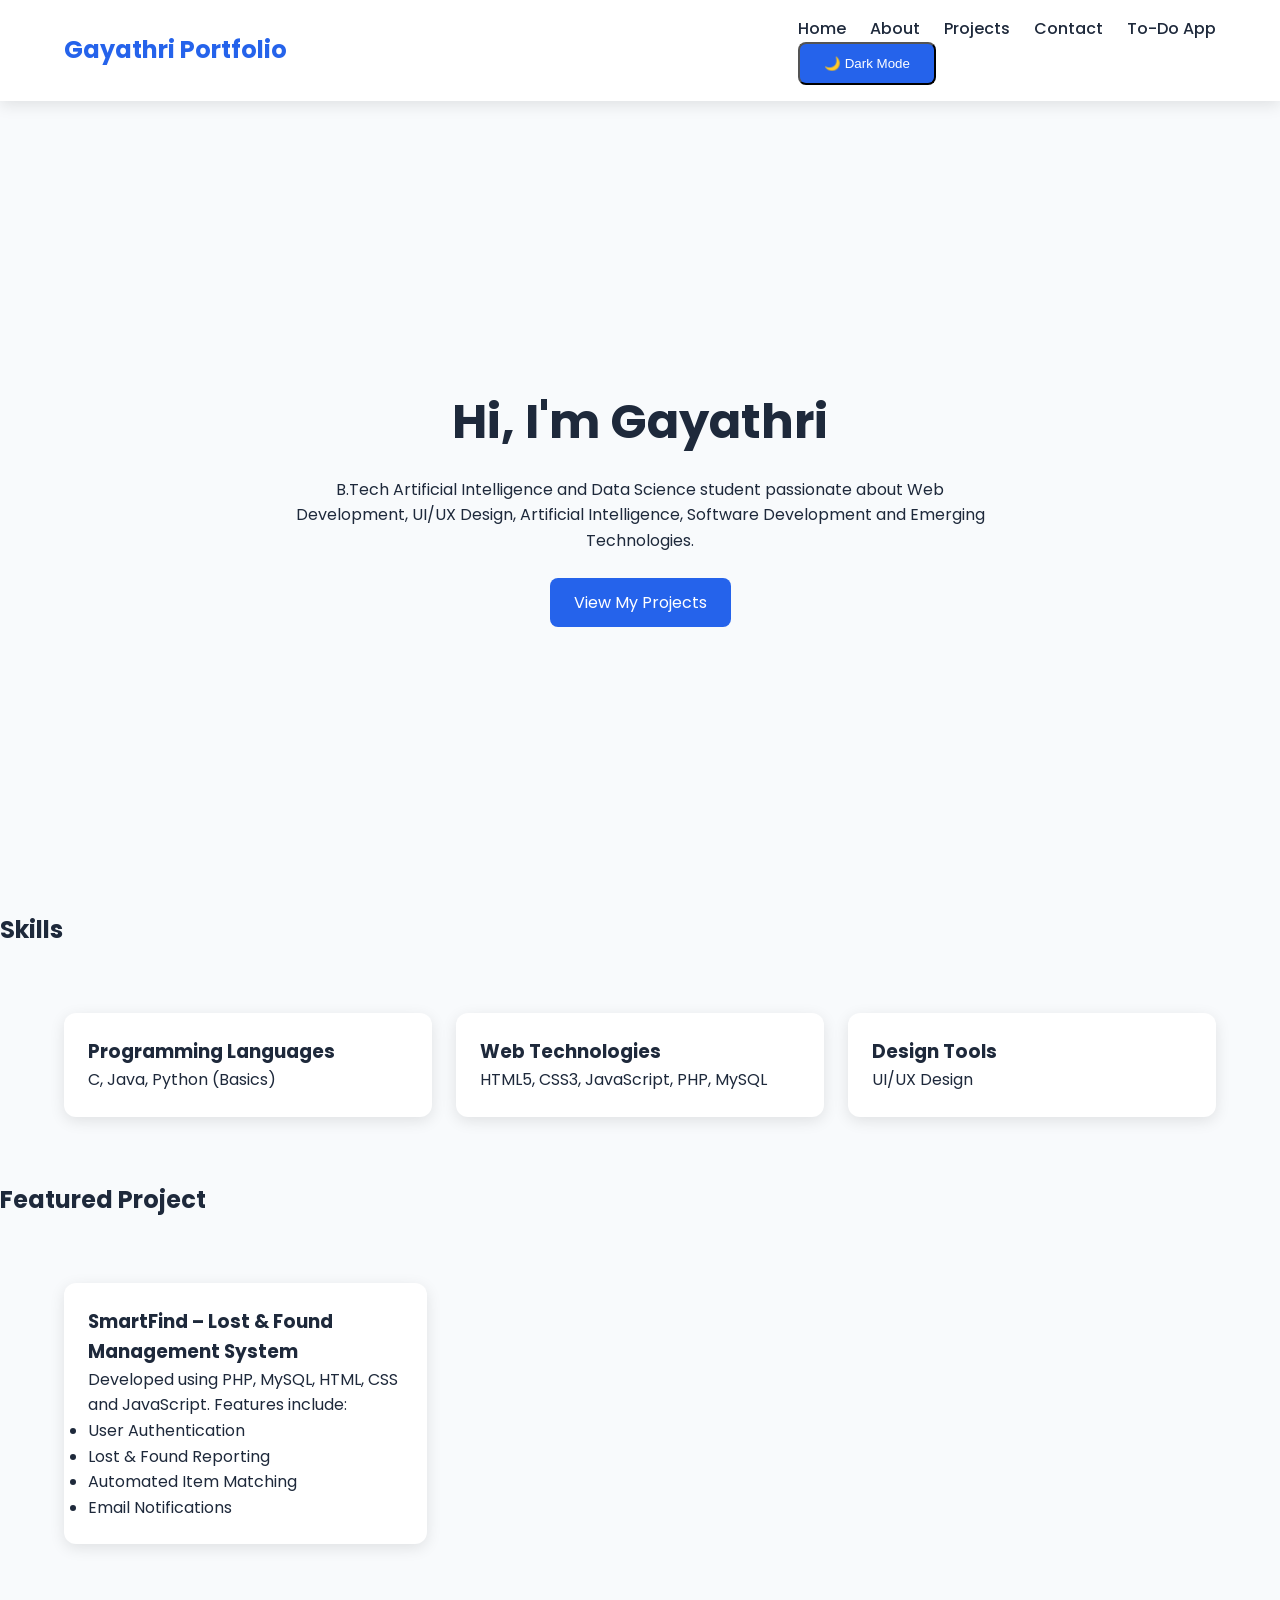
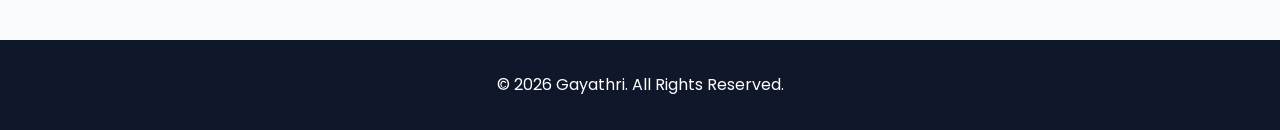
<file: index.html>
<!DOCTYPE html>
<html lang="en">

<head>

    <meta charset="UTF-8">

    <meta name="viewport"
          content="width=device-width, initial-scale=1.0">

    <title>Gayathri | AI & Data Science Portfolio</title>

    <meta name="description"
          content="Gayathri's Portfolio - AI & Data Science Student, Web Developer, UI/UX Designer and Technology Enthusiast.">

    <meta name="keywords"
          content="Gayathri, Portfolio, AI, Data Science, Web Development, UI UX Design">

    <meta name="author"
          content="Gayathri">

    <meta name="robots"
          content="index, follow">

    <link rel="canonical"
          href="https://yourportfolio.com">

    <link rel="stylesheet"
          href="style.css">

    <link rel="icon"
          href="favicon.ico">

    <!-- Open Graph -->

    <meta property="og:title"
          content="Gayathri Portfolio">

    <meta property="og:description"
          content="AI & Data Science Student Portfolio">

    <meta property="og:type"
          content="website">

    <meta property="og:url"
          content="https://yourportfolio.com">

    <!-- Structured Data -->

    <script type="application/ld+json">
    {
        "@context":"https://schema.org",
        "@type":"Person",
        "name":"Gayathri",
        "jobTitle":"AI & Data Science Student",
        "url":"https://yourportfolio.com"
    }
    </script>

</head>

<body>

    <!-- Skip Navigation -->


    <!-- Header -->

    <header role="banner">

        <div class="header-container">

            <h1 class="logo">
                Gayathri Portfolio
            </h1>

            <nav aria-label="Primary Navigation">

                <ul>

                    <li>
                        <a href="index.html"
                           aria-current="page">
                            Home
                        </a>
                    </li>

                    <li>
                        <a href="about.html">
                            About
                        </a>
                    </li>

                    <li>
                        <a href="projects.html">
                            Projects
                        </a>
                    </li>

                    <li>
                        <a href="contact.html">
                            Contact
                        </a>
                    </li>
                    <li><a href="todo.html">To-Do App</a></li>

                </ul>

                <button id="theme-toggle"
                        class="btn">

                    🌙 Dark Mode

                </button>

            </nav>

        </div>

    </header>

    <!-- Main Content -->

    <main id="main-content"
          aria-label="Main Content">

        <!-- Hero Section -->

        <section class="hero"
                 aria-labelledby="hero-heading">

            <h2 id="hero-heading">

                Hi, I'm Gayathri

            </h2>

            <p>

                B.Tech Artificial Intelligence and Data Science student
                passionate about Web Development, UI/UX Design,
                Artificial Intelligence, Software Development
                and Emerging Technologies.

            </p>

            <a href="projects.html"
               class="btn">

                View My Projects

            </a>

        </section>

        <!-- Skills Section -->

        <section aria-labelledby="skills-heading">

            <h2 id="skills-heading">

                Skills

            </h2>

            <div class="skills-grid">

                <article class="card">

                    <h3>
                        Programming Languages
                    </h3>

                    <p>
                        C, Java, Python (Basics)
                    </p>

                </article>

                <article class="card">

                    <h3>
                        Web Technologies
                    </h3>

                    <p>
                        HTML5, CSS3, JavaScript,
                        PHP, MySQL
                    </p>

                </article>

                <article class="card">

                    <h3>
                        Design Tools
                    </h3>

                    <p>
                        UI/UX Design
                    </p>

                </article>

            </div>

        </section>

        <!-- Featured Project -->

        <section aria-labelledby="featured-projects">

            <h2 id="featured-projects">

                Featured Project

            </h2>

            <div class="projects-grid">

                <article class="project-card">

                    <div class="project-content">

                        <h3>

                            SmartFind – Lost & Found
                            Management System

                        </h3>

                        <p>

                            Developed using PHP, MySQL,
                            HTML, CSS and JavaScript.

                            Features include:

                        </p>

                        <ul>

                            <li>
                                User Authentication
                            </li>

                            <li>
                                Lost & Found Reporting
                            </li>

                            <li>
                                Automated Item Matching
                            </li>

                            <li>
                                Email Notifications
                            </li>

                        </ul>

                    </div>

                </article>

            </div>

        </section>

    </main>

    <!-- Footer -->

    <footer>

        <p>

            &copy;
            <span id="year"></span>

            Gayathri.

            All Rights Reserved.

        </p>

    </footer>

    <script src="script.js"></script>

</body>

</html>
</file>
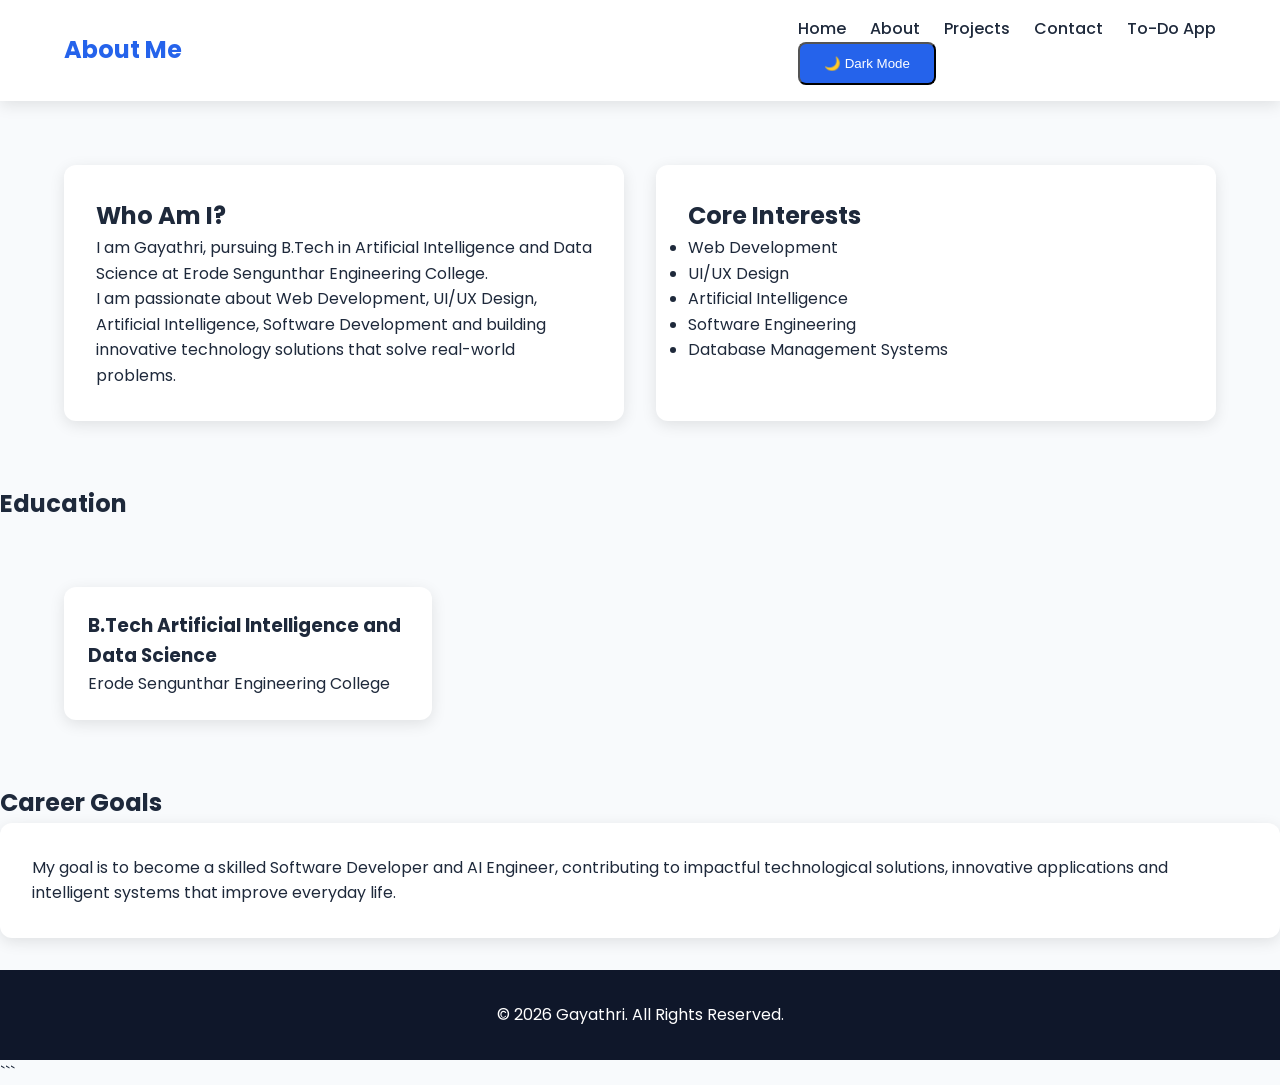
<file: about.html>
<!DOCTYPE html>
<html lang="en">

<head>

    <meta charset="UTF-8">

    <meta name="viewport"
          content="width=device-width, initial-scale=1.0">

    <title>About | Gayathri Portfolio</title>

    <meta name="description"
          content="Learn more about Gayathri, an AI & Data Science student passionate about software development, web technologies and UI/UX design.">

    <meta name="robots"
          content="index, follow">

    <link rel="canonical"
          href="https://yourportfolio.com/about.html">

    <link rel="stylesheet"
          href="style.css">


</head>

<body>


    <!-- Header -->

    <header role="banner">

        <div class="header-container">

            <h1 class="logo">
                About Me
            </h1>

            <nav aria-label="Primary Navigation">

                <ul>

                    <li>
                        <a href="index.html">
                            Home
                        </a>
                    </li>

                    <li>
                        <a href="about.html"
                           aria-current="page">
                            About
                        </a>
                    </li>

                    <li>
                        <a href="projects.html">
                            Projects
                        </a>
                    </li>

                    <li>
                        <a href="contact.html">
                            Contact
                        </a>
                    </li>
                    <li><a href="todo.html">To-Do App</a></li>

                </ul>

                <button id="theme-toggle"
                        class="btn">

                    🌙 Dark Mode

                </button>

            </nav>

        </div>

    </header>

    <!-- Main Content -->

    <main id="main-content"
          aria-label="Main Content">

        <section class="about-container"
                 aria-labelledby="about-heading">

            <div class="about-text">

                <h2 id="about-heading">
                    Who Am I?
                </h2>

                <p>

                    I am Gayathri, pursuing B.Tech in
                    Artificial Intelligence and Data Science
                    at Erode Sengunthar Engineering College.

                </p>

                <p>

                    I am passionate about Web Development,
                    UI/UX Design, Artificial Intelligence,
                    Software Development and building
                    innovative technology solutions that
                    solve real-world problems.

                </p>

            </div>

            <div class="about-text">

                <h2>
                    Core Interests
                </h2>

                <ul>

                    <li>
                        Web Development
                    </li>

                    <li>
                        UI/UX Design
                    </li>

                    <li>
                        Artificial Intelligence
                    </li>

                    <li>
                        Software Engineering
                    </li>

                    <li>
                        Database Management Systems
                    </li>

                </ul>

            </div>

        </section>

        <!-- Education -->

        <section aria-labelledby="education-heading">

            <h2 id="education-heading">

                Education

            </h2>

            <div class="skills-grid">

                <article class="card">

                    <h3>

                        B.Tech Artificial Intelligence
                        and Data Science

                    </h3>

                    <p>

                        Erode Sengunthar Engineering College

                    </p>

                </article>

            </div>

        </section>

        <!-- Career Goals -->

        <section aria-labelledby="career-heading">

            <h2 id="career-heading">

                Career Goals

            </h2>

            <div class="about-text">

                <p>

                    My goal is to become a skilled Software
                    Developer and AI Engineer, contributing
                    to impactful technological solutions,
                    innovative applications and intelligent
                    systems that improve everyday life.

                </p>

            </div>

        </section>

    </main>

    <!-- Footer -->

    <footer>

        <p>

            &copy;
            <span id="year"></span>

            Gayathri.

            All Rights Reserved.

        </p>

    </footer>

    <script src="script.js"></script>

</body>

</html>
```
</file>
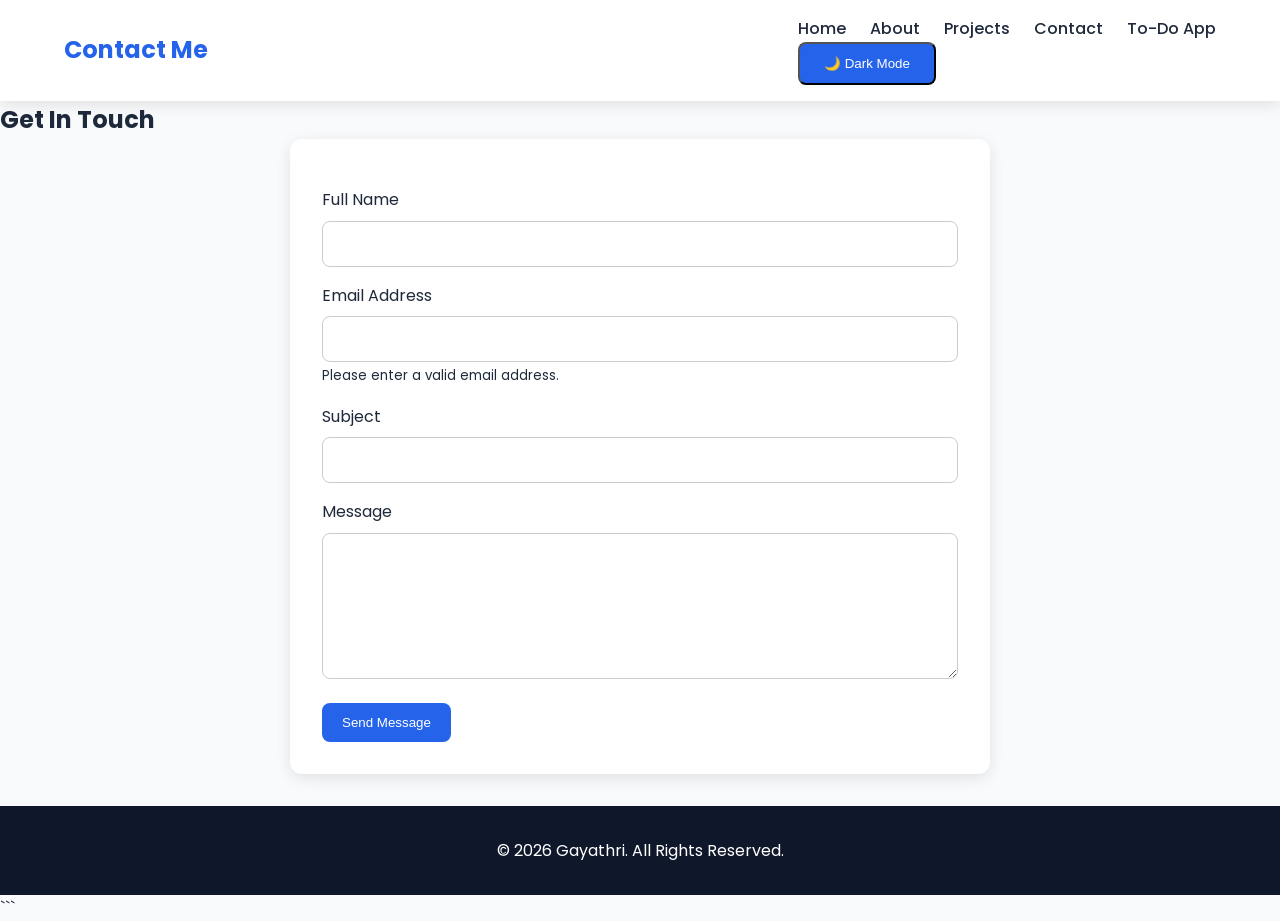
<file: contact.html>
<!DOCTYPE html>
<html lang="en">

<head>

    <meta charset="UTF-8">

    <meta name="viewport"
          content="width=device-width, initial-scale=1.0">

    <title>Contact | Gayathri Portfolio</title>

    <meta name="description"
          content="Contact Gayathri through this accessible portfolio contact form.">

    <meta name="robots"
          content="index, follow">

    <link rel="stylesheet"
          href="style.css">

</head>

<body>

    <!-- Skip Navigation -->


    <!-- Header -->

    <header role="banner">

        <div class="header-container">

            <h1 class="logo">
                Contact Me
            </h1>

            <nav aria-label="Primary Navigation">

                <ul>

                    <li>
                        <a href="index.html">
                            Home
                        </a>
                    </li>

                    <li>
                        <a href="about.html">
                            About
                        </a>
                    </li>

                    <li>
                        <a href="projects.html">
                            Projects
                        </a>
                    </li>

                    <li>
                        <a href="contact.html"
                           aria-current="page">
                            Contact
                        </a>
                    </li>
                    <li><a href="todo.html">To-Do App</a></li>

                </ul>

                <button id="theme-toggle"
                        class="btn">

                    🌙 Dark Mode

                </button>

            </nav>

        </div>

    </header>

    <!-- Main Content -->

    <main id="main-content"
          aria-label="Main Content">

        <section aria-labelledby="contact-heading">

            <h2 id="contact-heading">

                Get In Touch

            </h2>

            <form id="contact-form"
                  class="contact-form"
                  action="#"
                  method="post"
                  aria-label="Contact Form">

                <label for="name">

                    Full Name

                </label>

                <input
                    type="text"
                    id="name"
                    name="name"
                    required
                    aria-required="true">

                <label for="email">

                    Email Address

                </label>

                <input
                    type="email"
                    id="email"
                    name="email"
                    required
                    aria-required="true"
                    aria-describedby="email-help">

                <small id="email-help">

                    Please enter a valid email address.

                </small>

                <label for="subject">

                    Subject

                </label>

                <input
                    type="text"
                    id="subject"
                    name="subject">

                <label for="message">

                    Message

                </label>

                <textarea
                    id="message"
                    name="message"
                    rows="6"
                    required
                    aria-required="true"></textarea>

                <button type="submit"
                        class="btn">

                    Send Message

                </button>

            </form>

        </section>

    </main>

    <!-- Footer -->

    <footer>

        <p>

            &copy;
            <span id="year"></span>

            Gayathri.

            All Rights Reserved.

        </p>

    </footer>

    <script src="script.js"></script>

</body>

</html>
```
</file>
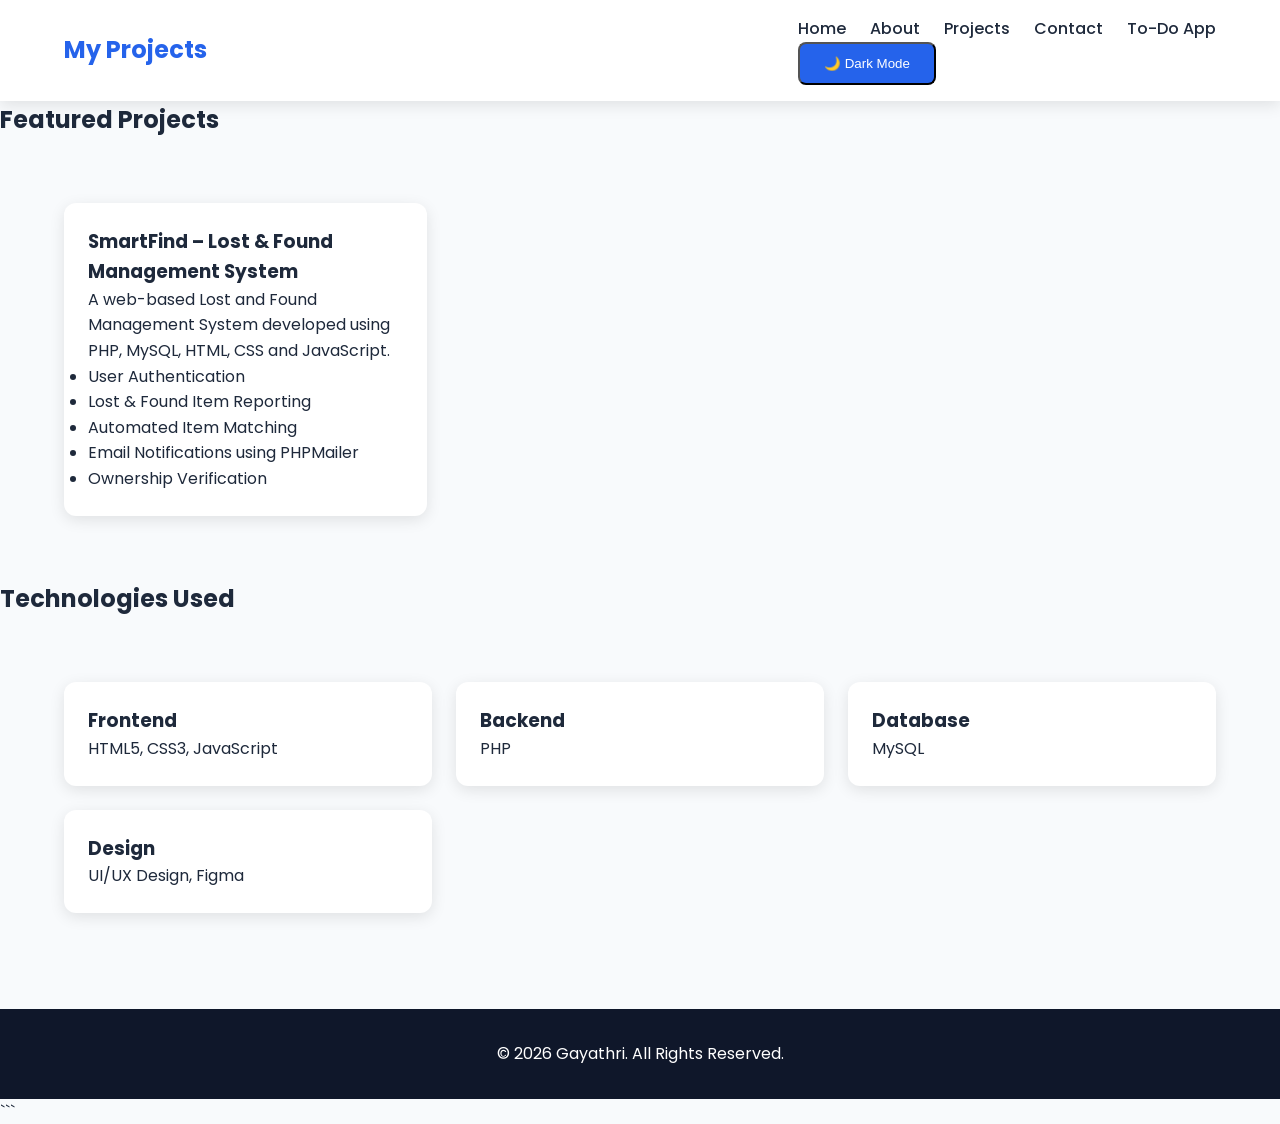
<file: projects.html>
<!DOCTYPE html>
<html lang="en">

<head>

    <meta charset="UTF-8">

    <meta name="viewport"
          content="width=device-width, initial-scale=1.0">

    <title>Projects | Gayathri Portfolio</title>

    <meta name="description"
          content="Explore projects developed by Gayathri including web development, database systems and AI-related applications.">

    <meta name="robots"
          content="index, follow">

    <link rel="canonical"
          href="https://yourportfolio.com/projects.html">

    <link rel="stylesheet"
          href="style.css">

</head>

<body>

    <!-- Skip Navigation -->


    <!-- Header -->

    <header role="banner">

        <div class="header-container">

            <h1 class="logo">
                My Projects
            </h1>

            <nav aria-label="Primary Navigation">

                <ul>

                    <li>
                        <a href="index.html">
                            Home
                        </a>
                    </li>

                    <li>
                        <a href="about.html">
                            About
                        </a>
                    </li>

                    <li>
                        <a href="projects.html"
                           aria-current="page">
                            Projects
                        </a>
                    </li>

                    <li>
                        <a href="contact.html">
                            Contact
                        </a>
                    </li>
                    <li><a href="todo.html">To-Do App</a></li>

                </ul>

                <button id="theme-toggle"
                        class="btn">

                    🌙 Dark Mode

                </button>

            </nav>

        </div>

    </header>

    <!-- Main Content -->

    <main id="main-content"
          aria-label="Main Content">

        <!-- Projects Section -->

        <section aria-labelledby="projects-heading">

            <h2 id="projects-heading">

                Featured Projects

            </h2>

            <div class="projects-grid">

                <article class="project-card">

                    <div class="project-content">

                        <h3>

                            SmartFind – Lost & Found
                            Management System

                        </h3>

                        <p>

                            A web-based Lost and Found
                            Management System developed
                            using PHP, MySQL, HTML, CSS
                            and JavaScript.

                        </p>

                        <ul>

                            <li>
                                User Authentication
                            </li>

                            <li>
                                Lost & Found Item Reporting
                            </li>

                            <li>
                                Automated Item Matching
                            </li>

                            <li>
                                Email Notifications using PHPMailer
                            </li>

                            <li>
                                Ownership Verification
                            </li>

                        </ul>

                    </div>

                </article>

            </div>

        </section>

        <!-- Technologies Section -->

        <section aria-labelledby="skills-used">

            <h2 id="skills-used">

                Technologies Used

            </h2>

            <div class="skills-grid">

                <article class="card">

                    <h3>
                        Frontend
                    </h3>

                    <p>
                        HTML5, CSS3, JavaScript
                    </p>

                </article>

                <article class="card">

                    <h3>
                        Backend
                    </h3>

                    <p>
                        PHP
                    </p>

                </article>

                <article class="card">

                    <h3>
                        Database
                    </h3>

                    <p>
                        MySQL
                    </p>

                </article>

                <article class="card">

                    <h3>
                        Design
                    </h3>

                    <p>
                        UI/UX Design, Figma
                    </p>

                </article>

            </div>

        </section>

    </main>

    <!-- Footer -->

    <footer>

        <p>

            &copy;
            <span id="year"></span>

            Gayathri.

            All Rights Reserved.

        </p>

    </footer>

    <script src="script.js"></script>

</body>

</html>
```
</file>
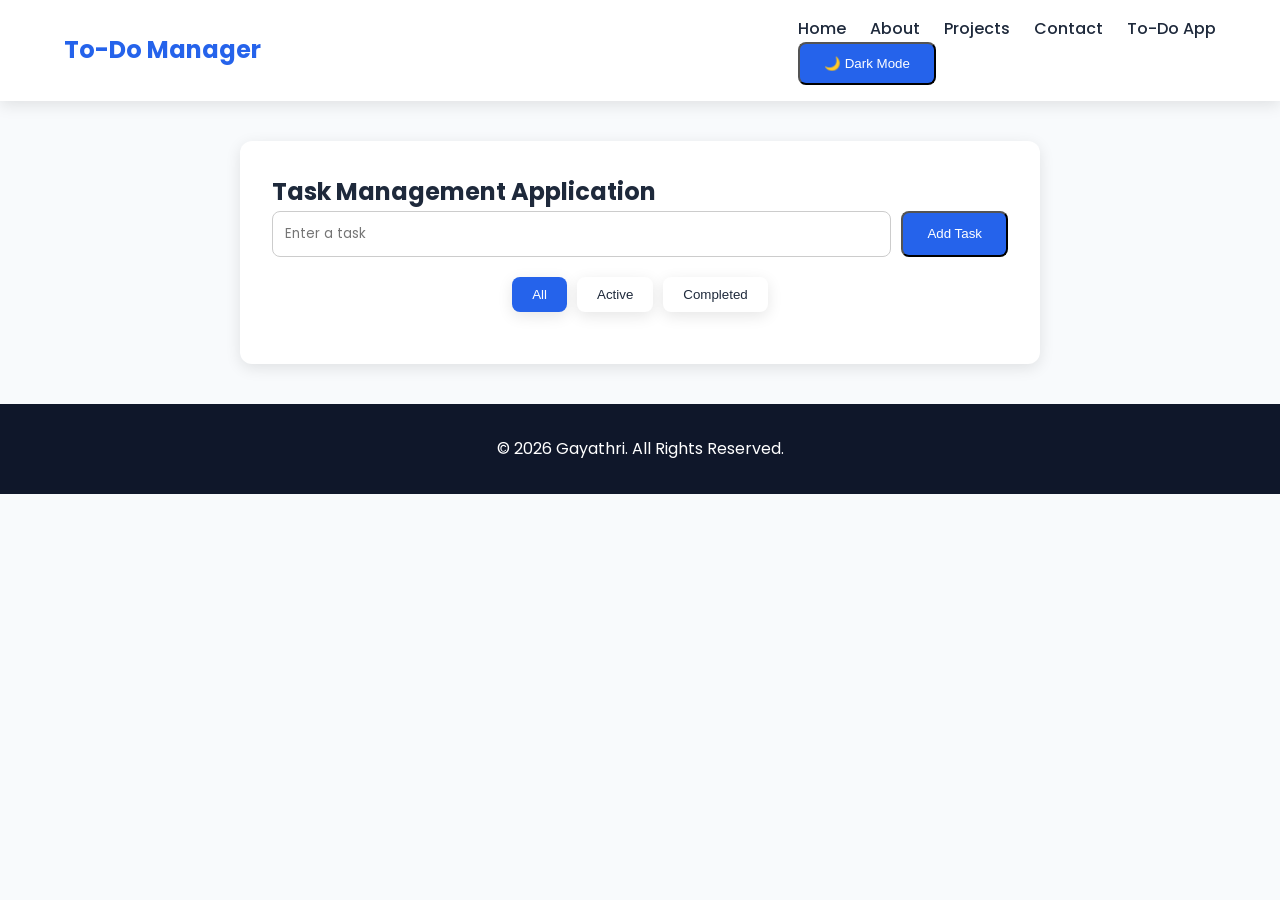
<file: todo.html>
<!DOCTYPE html>
<html lang="en">

<head>

    <meta charset="UTF-8">

    <meta name="viewport"
          content="width=device-width, initial-scale=1.0">

    <title>To-Do App | Gayathri Portfolio</title>

    <link rel="stylesheet" href="style.css">

</head>

<body>



    <header>

        <div class="header-container">

            <h1 class="logo">
                To-Do Manager
            </h1>

            <nav aria-label="Primary Navigation">

                <ul>
                    <li><a href="index.html">Home</a></li>
                    <li><a href="about.html">About</a></li>
                    <li><a href="projects.html">Projects</a></li>
                    <li><a href="contact.html">Contact</a></li>
                    <li><a href="todo.html" aria-current="page">To-Do App</a></li>
                </ul>

                <button id="theme-toggle" class="btn">
                    🌙 Dark Mode
                </button>

            </nav>

        </div>

    </header>

    <main id="main-content">

        <section>

            <div class="todo-container">

                <h2>Task Management Application</h2>

                <div class="input-section">

                    <input
                        type="text"
                        id="taskInput"
                        placeholder="Enter a task">

                    <button
                        id="addBtn"
                        class="btn">

                        Add Task

                    </button>

                </div>

                <div class="filters">

                    <button
                        class="filter-btn active"
                        data-filter="all">

                        All

                    </button>

                    <button
                        class="filter-btn"
                        data-filter="active">

                        Active

                    </button>

                    <button
                        class="filter-btn"
                        data-filter="completed">

                        Completed

                    </button>

                </div>

                <ul id="taskList"></ul>

            </div>

        </section>

    </main>

    <footer>

        <p>
            &copy;
            <span id="year"></span>
            Gayathri. All Rights Reserved.
        </p>

    </footer>

    <!-- Portfolio JS -->
    <script src="script.js"></script>

    <!-- ToDo JS -->
    <script src="todo.js"></script>

</body>

</html>
</file>
<file: style.css>
@import url('https://fonts.googleapis.com/css2?family=Poppins:wght@300;400;500;600;700&display=swap');

/* ==========================
   CSS VARIABLES
========================== */

:root {

    --bg-color: #f8fafc;
    --text-color: #1e293b;
    --card-color: #ffffff;
    --primary: #2563eb;
    --secondary: #0f172a;
    --shadow: 0 4px 15px rgba(0,0,0,0.1);

}

/* Dark Theme */

body.dark-mode {

    --bg-color: #0f172a;
    --text-color: #f8fafc;
    --card-color: #1e293b;
    --primary: #60a5fa;
    --secondary: #ffffff;
    --shadow: 0 4px 15px rgba(255,255,255,0.1);

}

/* ==========================
   RESET
========================== */

*{
    margin:0;
    padding:0;
    box-sizing:border-box;
}

html{
    scroll-behavior:smooth;
}

body{

    font-family:'Poppins',sans-serif;
    background:var(--bg-color);
    color:var(--text-color);
    transition:0.3s ease;
    line-height:1.6;

}

/* ==========================
   HEADER
========================== */

header{

    background:var(--card-color);
    box-shadow:var(--shadow);
    position:sticky;
    top:0;
    z-index:1000;

}

.header-container{

    display:flex;
    justify-content:space-between;
    align-items:center;
    padding:1rem 5%;

}

.logo{

    font-size:1.5rem;
    font-weight:700;
    color:var(--primary);

}

nav ul{

    list-style:none;
    display:flex;
    gap:1.5rem;

}

nav a{

    text-decoration:none;
    color:var(--text-color);
    font-weight:500;
    transition:0.3s;

}

nav a:hover{

    color:var(--primary);

}

/* ==========================
   HERO SECTION
========================== */

.hero{

    min-height:90vh;

    display:flex;
    flex-direction:column;

    justify-content:center;
    align-items:center;

    text-align:center;

    padding:2rem;

}

.hero img{

    width:180px;
    height:180px;

    border-radius:50%;

    object-fit:cover;

    margin-bottom:1rem;

    box-shadow:var(--shadow);

}

.hero h2{

    font-size:2rem;
    margin-bottom:1rem;

}

.hero p{

    max-width:700px;
    margin-bottom:1.5rem;

}

.btn{

    display:inline-block;

    background:var(--primary);

    color:white;

    padding:12px 24px;

    border-radius:8px;

    text-decoration:none;

    transition:0.3s;

}

.btn:hover{

    transform:translateY(-3px);

}

/* ==========================
   GRID LAYOUT
========================== */

.skills-grid{

    display:grid;

    grid-template-columns:1fr;

    gap:1.5rem;

    padding:4rem 5%;

}

.card{

    background:var(--card-color);

    padding:1.5rem;

    border-radius:12px;

    box-shadow:var(--shadow);

    transition:0.3s;

}

.card:hover{

    transform:translateY(-8px);

}

/* ==========================
   PROJECT GRID
========================== */

.projects-grid{

    display:grid;

    grid-template-columns:1fr;

    gap:2rem;

    padding:4rem 5%;

}

.project-card{

    background:var(--card-color);

    border-radius:12px;

    overflow:hidden;

    box-shadow:var(--shadow);

}

.project-card img{

    width:100%;
    height:220px;
    object-fit:cover;

}

.project-content{

    padding:1.5rem;

}

/* ==========================
   ABOUT SECTION
========================== */

.about-container{

    display:grid;

    grid-template-columns:1fr;

    gap:2rem;

    padding:4rem 5%;

}

.about-text{

    background:var(--card-color);

    padding:2rem;

    border-radius:12px;

    box-shadow:var(--shadow);

}

/* ==========================
   CONTACT FORM
========================== */

.contact-form{

    max-width:700px;

    margin:auto;

    background:var(--card-color);

    padding:2rem;

    border-radius:12px;

    box-shadow:var(--shadow);

}

.contact-form label{

    display:block;

    margin-top:1rem;

}

.contact-form input,
.contact-form textarea{

    width:100%;

    padding:12px;

    margin-top:8px;

    border:1px solid #ccc;

    border-radius:8px;

    font-family:inherit;

}

.contact-form button{

    margin-top:1rem;

    border:none;

    background:var(--primary);

    color:white;

    padding:12px 20px;

    border-radius:8px;

    cursor:pointer;

}

/* ==========================
   FOOTER
========================== */

footer{

    text-align:center;

    padding:2rem;

    margin-top:2rem;

    background:var(--secondary);

    color:white;

}

/* ==========================
   ACCESSIBILITY
========================== */

a:focus,
button:focus,
input:focus,
textarea:focus{

    outline:3px solid var(--primary);

    outline-offset:3px;

}

/* ==========================
   TABLET
========================== */

@media(min-width:768px){

    .hero h2{

        font-size:3rem;

    }

    .skills-grid{

        grid-template-columns:
        repeat(2,1fr);

    }

    .projects-grid{

        grid-template-columns:
        repeat(2,1fr);

    }

    .about-container{

        grid-template-columns:
        1fr 1fr;

    }

}

/* ==========================
   DESKTOP
========================== */

@media(min-width:1024px){

    .skills-grid{

        grid-template-columns:
        repeat(3,1fr);

    }

    .projects-grid{

        grid-template-columns:
        repeat(3,1fr);

    }

}

/* ==========================
   TODO APP
========================== */

.todo-container{

    max-width:800px;

    margin:40px auto;

    background:var(--card-color);

    padding:2rem;

    border-radius:12px;

    box-shadow:var(--shadow);

}

.input-section{

    display:flex;

    gap:10px;

    margin-bottom:20px;

}

.input-section input{

    flex:1;

    padding:12px;

    border:1px solid #ccc;

    border-radius:8px;

    font-family:inherit;

}

.filters{

    display:flex;

    justify-content:center;

    gap:10px;

    margin-bottom:20px;

    flex-wrap:wrap;

}

.filter-btn{

    padding:10px 20px;

    border:none;

    border-radius:8px;

    cursor:pointer;

    background:var(--card-color);

    color:var(--text-color);

    box-shadow:var(--shadow);

}

.filter-btn.active{

    background:var(--primary);

    color:white;

}

#taskList{

    list-style:none;

}

#taskList li{

    display:flex;

    justify-content:space-between;

    align-items:center;

    padding:15px;

    margin-bottom:10px;

    background:var(--bg-color);

    border-radius:8px;

    box-shadow:var(--shadow);

    flex-wrap:wrap;

    gap:10px;

}

.completed{

    text-decoration:line-through;

    opacity:0.6;

}

.actions{

    display:flex;

    gap:8px;

    flex-wrap:wrap;

}

.actions button{

    border:none;

    padding:8px 12px;

    border-radius:6px;

    cursor:pointer;

    background:var(--primary);

    color:white;

}

/* Mobile */

@media(max-width:768px){

    .input-section{

        flex-direction:column;

    }

    #taskList li{

        flex-direction:column;

        align-items:flex-start;

    }

}
</file>
